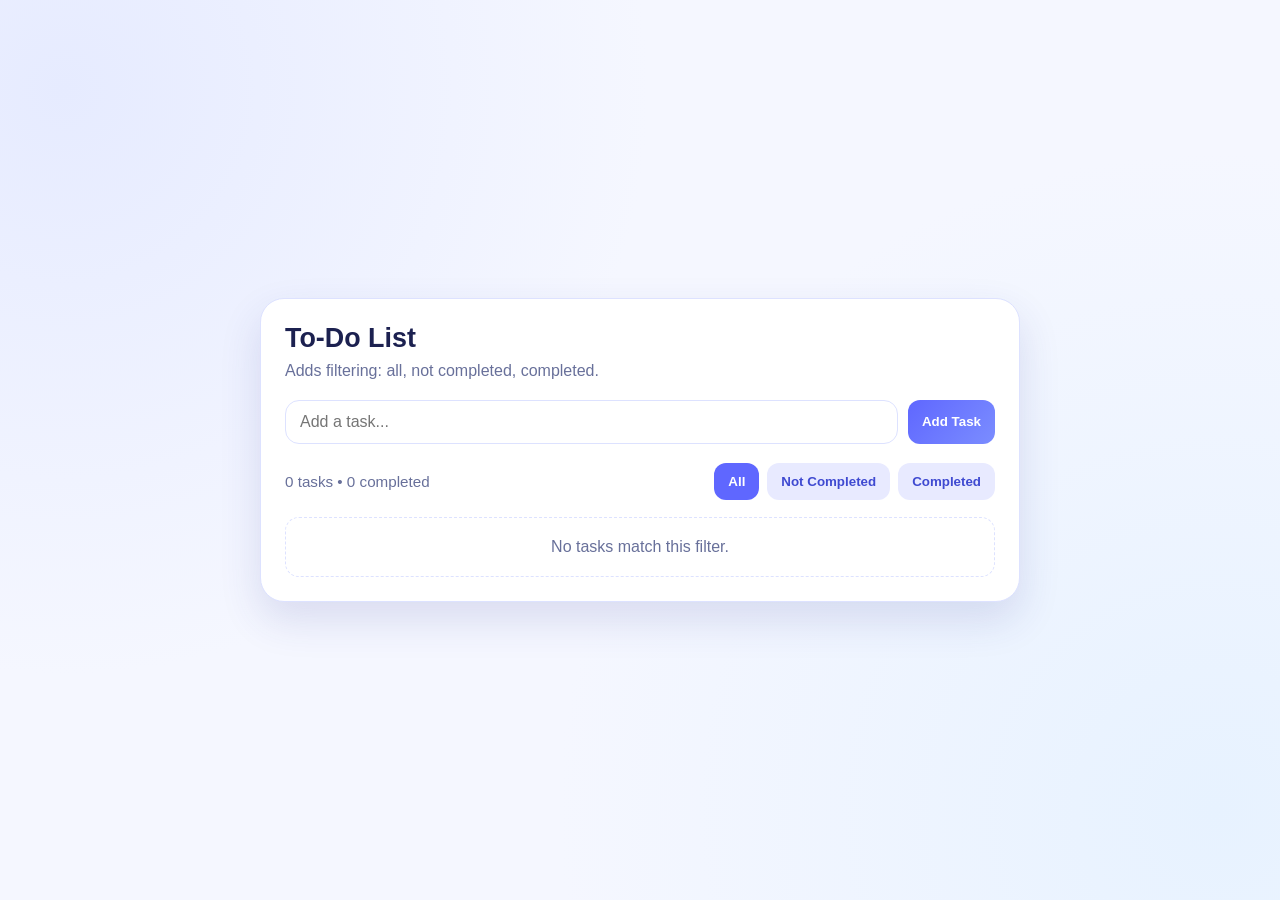
<file: Core-features/index.html>
<!DOCTYPE html>
<html lang="en">
<head>
  <meta charset="UTF-8" />
  <meta name="viewport" content="width=device-width, initial-scale=1.0" />
  <title>To-Do | Core Features</title>
  <link rel="stylesheet" href="style.css" />
</head>
<body>
  <main class="app">
    <h1>To-Do List </h1>
    <p class="subtitle">Adds filtering: all, not completed, completed.</p>

    <form id="todoForm" class="input-row">
      <input id="todoInput" type="text" placeholder="Add a task..." autocomplete="off" />
      <button class="add-btn" type="submit">Add Task</button>
    </form>

    <section class="toolbar">
      <p class="count" id="taskCount">0 tasks</p>
      <div class="filters">
        <button class="filter-btn active" data-filter="all" type="button">All</button>
        <button class="filter-btn" data-filter="active" type="button">Not Completed</button>
        <button class="filter-btn" data-filter="completed" type="button">Completed</button>
      </div>
    </section>

    <ul id="todoList"></ul>
    <p class="empty" id="emptyState">No tasks match this filter.</p>
  </main>

  <script src="script.js"></script>
</body>
</html>
</file>
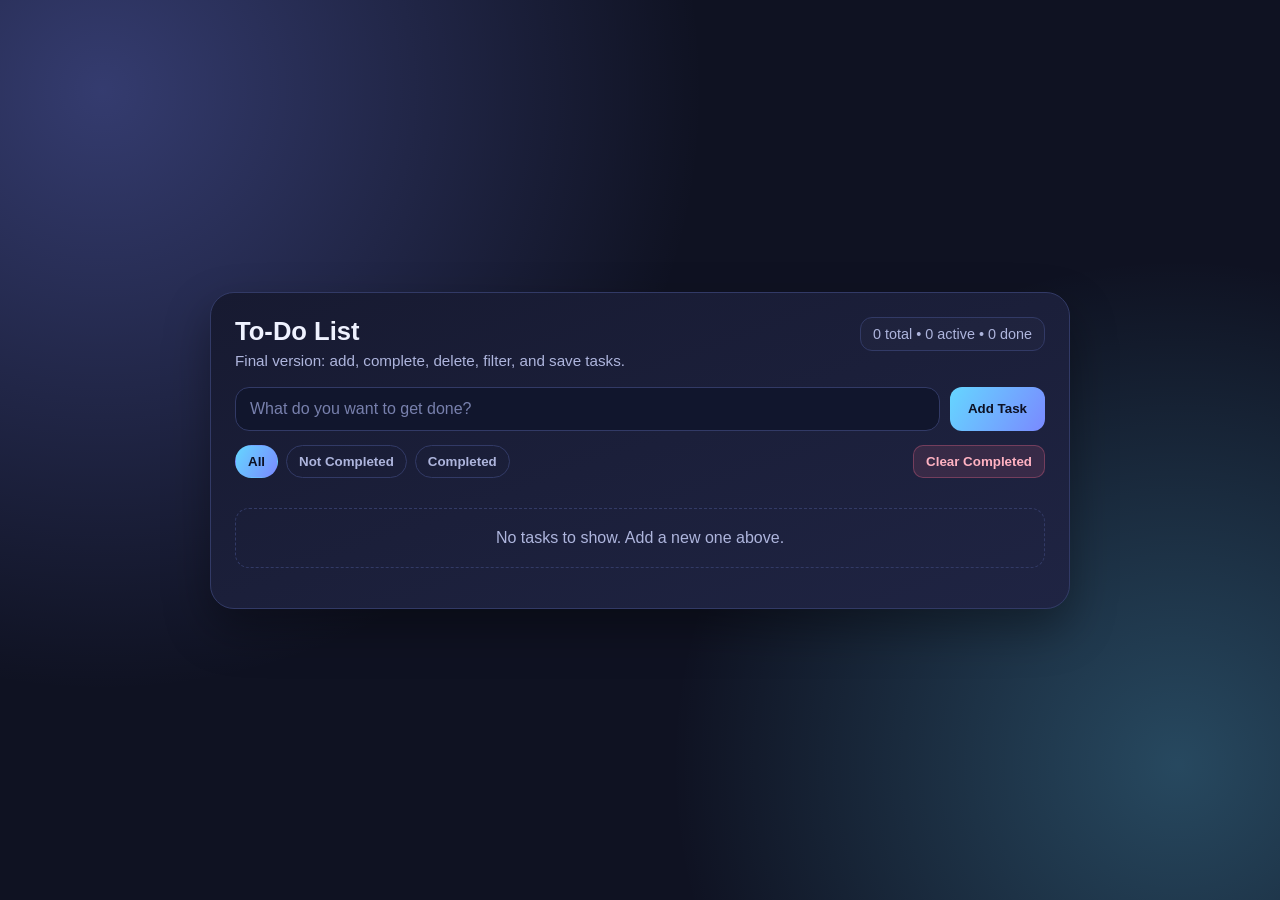
<file: Polished/index.html>
<!DOCTYPE html>
<html lang="en">
<head>
  <meta charset="UTF-8" />
  <meta name="viewport" content="width=device-width, initial-scale=1.0" />
  <title>Polished Todo</title>
  <link rel="stylesheet" href="./style.css" />
</head>
<body>
  <main class="app">
    <div class="header">
      <div>
        <h1>To-Do List</h1>
        <p class="subtitle">Final version: add, complete, delete, filter, and save tasks.</p>
      </div>
      <div id="stats" class="stats">0 total • 0 active • 0 done</div>
    </div>

    <form id="todoForm" class="input-row">
      <input id="todoInput" type="text" placeholder="What do you want to get done?" autocomplete="off" />
      <button class="add-btn" type="submit">Add Task</button>
    </form>

    <div class="toolbar">
      <div class="filters">
        <button type="button" class="filter-btn active" data-filter="all">All</button>
        <button type="button" class="filter-btn" data-filter="active">Not Completed</button>
        <button type="button" class="filter-btn" data-filter="completed">Completed</button>
      </div>
      <button id="clearCompletedBtn" type="button" class="clear-btn">Clear Completed</button>
    </div>

    <ul id="todoList"></ul>
    <p id="emptyState" class="empty">No tasks to show. Add a new one above.</p>
  </main>

  <script src="./script.js"></script>
</body>
</html>
</file>
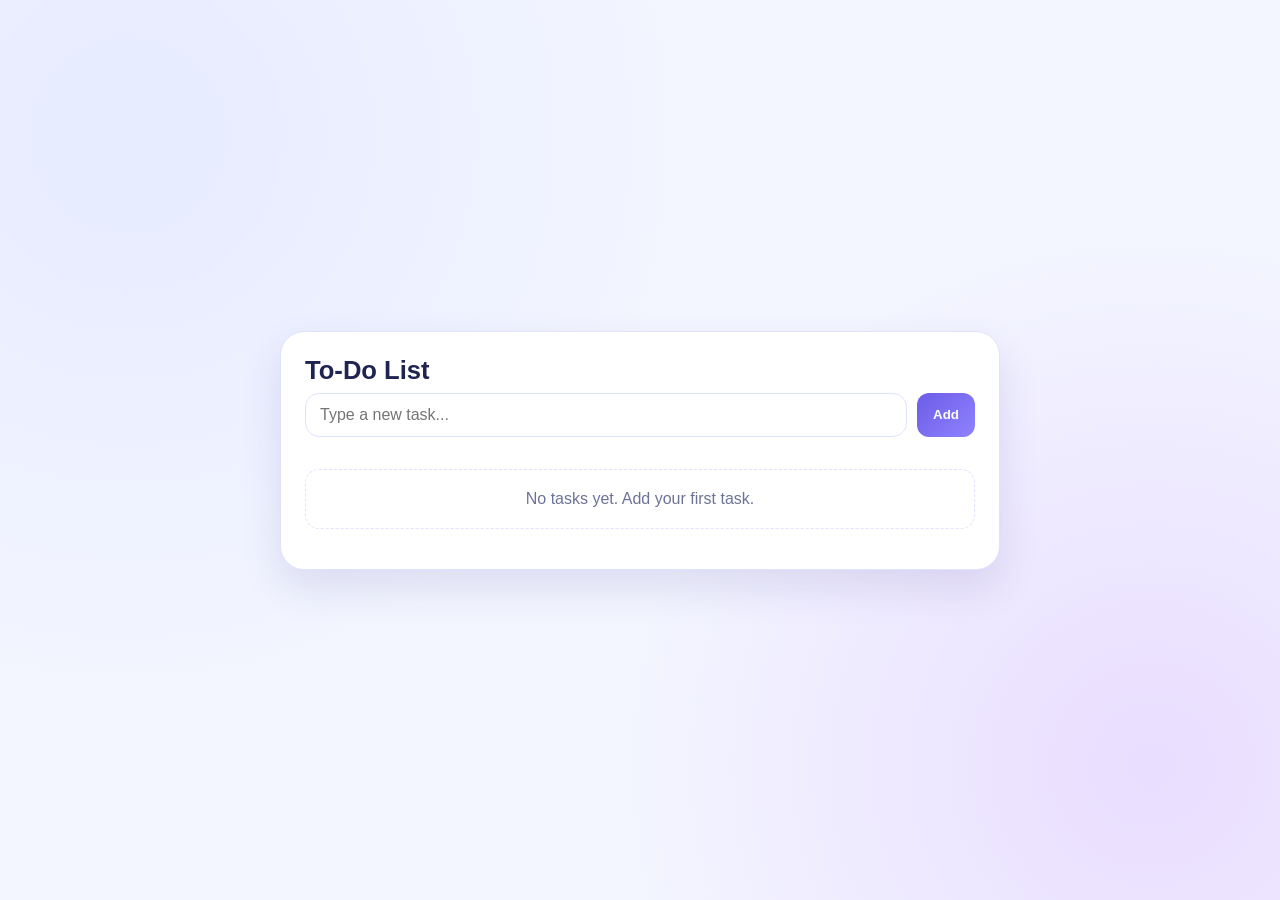
<file: Prototype/index.html>
<!DOCTYPE html>
<html lang="en">
<head>
  <meta charset="UTF-8" />
  <meta name="viewport" content="width=device-width, initial-scale=1.0" />
  <title>To-Do Prototype</title>
  <link rel="stylesheet" href="./style.css" />
</head>
<body>
  <main class="app">
    <h1>To-Do List</h1>

    <form id="todoForm" class="input-row">
      <input id="todoInput" type="text" placeholder="Type a new task..." autocomplete="off" />
      <button class="add-btn" type="submit">Add</button>
    </form>

    <ul id="todoList"></ul>
    <p id="emptyState" class="empty">No tasks yet. Add your first task.</p>
  </main>

  <script src="./script.js"></script>
</body>
</html>
</file>
<file: Core-features/style.css>
:root {
  --bg: #f5f7ff;
  --panel: #ffffff;
  --text: #1c2150;
  --muted: #68709a;
  --accent: #5f67ff;
  --accent-soft: #e8eaff;
  --danger: #ff4c73;
  --border: #dde2ff;
  --shadow: 0 18px 42px rgba(49, 57, 148, 0.14);
}

* {
  box-sizing: border-box;
}

body {
  margin: 0;
  min-height: 100vh;
  display: grid;
  place-items: center;
  padding: 24px;
  font-family: Inter, Segoe UI, Arial, sans-serif;
  background:
    radial-gradient(circle at 5% 10%, #e6ebff 0, transparent 40%),
    radial-gradient(circle at 95% 90%, #e7f2ff 0, transparent 45%),
    var(--bg);
  color: var(--text);
}

.app {
  width: min(760px, 100%);
  background: var(--panel);
  border: 1px solid var(--border);
  border-radius: 24px;
  box-shadow: var(--shadow);
  padding: 24px;
}

h1 {
  margin: 0;
  font-size: clamp(1.4rem, 2.1vw, 1.9rem);
}

.subtitle {
  margin: 8px 0 20px;
  color: var(--muted);
}

.input-row {
  display: grid;
  grid-template-columns: 1fr auto;
  gap: 10px;
  margin-bottom: 14px;
}

input {
  border: 1px solid var(--border);
  border-radius: 14px;
  padding: 12px 14px;
  font-size: 1rem;
  outline: none;
}

input:focus {
  border-color: var(--accent);
  box-shadow: 0 0 0 3px rgba(95, 103, 255, 0.14);
}

button {
  border: 0;
  border-radius: 12px;
  padding: 11px 14px;
  font-weight: 600;
  cursor: pointer;
}

.add-btn {
  color: #fff;
  background: linear-gradient(130deg, #5f67ff, #7b8dff);
}

.toolbar {
  display: flex;
  flex-wrap: wrap;
  align-items: center;
  justify-content: space-between;
  gap: 10px;
  margin-bottom: 12px;
}

.count {
  color: var(--muted);
  font-size: 0.95rem;
}

.filters {
  display: flex;
  gap: 8px;
  flex-wrap: wrap;
}

.filter-btn {
  background: var(--accent-soft);
  color: #3f4ad1;
}

.filter-btn.active {
  background: var(--accent);
  color: #fff;
}

ul {
  list-style: none;
  margin: 0;
  padding: 0;
  display: grid;
  gap: 10px;
}

.task {
  border: 1px solid var(--border);
  border-radius: 14px;
  background: #fcfcff;
  padding: 12px;
  display: grid;
  gap: 10px;
  align-items: center;
  grid-template-columns: auto 1fr auto;
}

.task.completed .task-text {
  text-decoration: line-through;
  color: #8d93ba;
}

.task-text {
  word-break: break-word;
}

.delete-btn {
  background: #ffe8ee;
  color: var(--danger);
  padding: 8px 12px;
}

.empty {
  margin: 0;
  text-align: center;
  color: var(--muted);
  border: 1px dashed var(--border);
  border-radius: 14px;
  padding: 20px;
}
</file>
<file: Polished/style.css>
:root {
  --bg: #0f1222;
  --panel: #171a31;
  --panel-2: #1f2443;
  --text: #eff2ff;
  --muted: #aeb5dd;
  --accent: #65d6ff;
  --accent-2: #7a89ff;
  --danger: #ff6f8f;
  --success: #57d7a7;
  --border: #323a66;
  --shadow: 0 20px 45px rgba(0, 0, 0, 0.35);
}

* {
  box-sizing: border-box;
}

body {
  margin: 0;
  min-height: 100vh;
  display: grid;
  place-items: center;
  padding: 24px;
  font-family: Inter, Segoe UI, Arial, sans-serif;
  color: var(--text);
  background:
    radial-gradient(circle at 8% 10%, rgba(122, 137, 255, 0.35) 0, transparent 42%),
    radial-gradient(circle at 92% 85%, rgba(101, 214, 255, 0.28) 0, transparent 36%),
    var(--bg);
}

.app {
  width: min(860px, 100%);
  background: linear-gradient(160deg, var(--panel), var(--panel-2));
  border: 1px solid var(--border);
  border-radius: 24px;
  padding: 24px;
  box-shadow: var(--shadow);
}

.header {
  display: flex;
  justify-content: space-between;
  align-items: flex-start;
  gap: 12px;
  margin-bottom: 18px;
  flex-wrap: wrap;
}

h1 {
  margin: 0;
  font-size: clamp(1.45rem, 2vw, 2rem);
}

.subtitle {
  margin: 6px 0 0;
  color: var(--muted);
  font-size: 0.95rem;
}

.stats {
  padding: 8px 12px;
  border: 1px solid var(--border);
  border-radius: 12px;
  background: rgba(255, 255, 255, 0.02);
  color: var(--muted);
  font-size: 0.9rem;
  min-width: 150px;
  text-align: right;
}

.input-row {
  display: grid;
  grid-template-columns: 1fr auto;
  gap: 10px;
  margin-bottom: 14px;
}

input[type="text"] {
  border: 1px solid var(--border);
  border-radius: 14px;
  padding: 12px 14px;
  background: #11162d;
  color: var(--text);
  font-size: 1rem;
  outline: none;
}

input[type="text"]::placeholder {
  color: #7880ad;
}

input[type="text"]:focus {
  border-color: var(--accent);
  box-shadow: 0 0 0 3px rgba(101, 214, 255, 0.2);
}

button {
  border: none;
  cursor: pointer;
  font-weight: 600;
  transition: transform 0.15s ease, opacity 0.15s ease;
}

button:active {
  transform: translateY(1px);
}

.add-btn {
  border-radius: 12px;
  padding: 12px 18px;
  color: #0d1124;
  background: linear-gradient(120deg, var(--accent), var(--accent-2));
}

.toolbar {
  display: flex;
  justify-content: space-between;
  gap: 12px;
  align-items: center;
  flex-wrap: wrap;
  margin-bottom: 14px;
}

.filters {
  display: flex;
  gap: 8px;
  flex-wrap: wrap;
}

.filter-btn {
  border-radius: 999px;
  border: 1px solid var(--border);
  background: transparent;
  color: var(--muted);
  padding: 8px 12px;
}

.filter-btn.active {
  color: #0d1124;
  border-color: transparent;
  background: linear-gradient(120deg, var(--accent), var(--accent-2));
}

.clear-btn {
  border-radius: 10px;
  padding: 8px 12px;
  background: rgba(255, 111, 143, 0.12);
  color: #ffb2c2;
  border: 1px solid rgba(255, 111, 143, 0.3);
}

ul {
  list-style: none;
  margin: 0;
  padding: 0;
  display: grid;
  gap: 10px;
}

.task {
  border: 1px solid var(--border);
  border-radius: 14px;
  padding: 12px;
  display: grid;
  grid-template-columns: auto 1fr auto;
  gap: 10px;
  align-items: center;
  background: #121730;
}

.task.completed {
  border-color: rgba(87, 215, 167, 0.35);
  background: rgba(87, 215, 167, 0.08);
}

.task-text {
  word-break: break-word;
  line-height: 1.4;
}

.task.completed .task-text {
  color: #8f96c2;
  text-decoration: line-through;
}

.delete-btn {
  border-radius: 10px;
  padding: 8px 10px;
  background: rgba(255, 111, 143, 0.14);
  color: #ffb5c5;
  border: 1px solid rgba(255, 111, 143, 0.35);
}

.empty {
  border: 1px dashed var(--border);
  border-radius: 14px;
  padding: 20px;
  text-align: center;
  color: var(--muted);
}
</file>
<file: Prototype/style.css>
:root {
  --bg: #f3f5ff;
  --panel: #ffffff;
  --text: #1f2550;
  --muted: #6d7397;
  --accent: #6c5ce7;
  --accent-2: #8f83ff;
  --danger: #ff4f74;
  --border: #dfe3ff;
}

* {
  box-sizing: border-box;
}

body {
  margin: 0;
  min-height: 100vh;
  display: grid;
  place-items: center;
  font-family: Inter, Segoe UI, Arial, sans-serif;
  background:
    radial-gradient(circle at 10% 15%, #e6ebff 0, transparent 40%),
    radial-gradient(circle at 90% 85%, #e9ddff 0, transparent 38%),
    var(--bg);
  color: var(--text);
  padding: 24px;
}

.app {
  width: min(720px, 100%);
  background: var(--panel);
  border: 1px solid var(--border);
  border-radius: 24px;
  padding: 24px;
  box-shadow: 0 18px 40px rgba(58, 53, 128, 0.12);
}

h1 {
  margin: 0 0 8px;
  font-size: clamp(1.4rem, 2vw, 1.8rem);
}

.subtitle {
  margin: 0 0 20px;
  color: var(--muted);
}

.input-row {
  display: grid;
  grid-template-columns: 1fr auto;
  gap: 10px;
  margin-bottom: 16px;
}

input {
  border: 1px solid var(--border);
  border-radius: 14px;
  padding: 12px 14px;
  font-size: 1rem;
  outline: none;
}

input:focus {
  border-color: var(--accent-2);
  box-shadow: 0 0 0 3px rgba(108, 92, 231, 0.12);
}

button {
  border: 0;
  cursor: pointer;
  border-radius: 12px;
  padding: 12px 16px;
  font-weight: 600;
}

.add-btn {
  background: linear-gradient(135deg, var(--accent), var(--accent-2));
  color: #fff;
}

ul {
  list-style: none;
  margin: 0;
  padding: 0;
  display: grid;
  gap: 10px;
}

.task {
  border: 1px solid var(--border);
  border-radius: 14px;
  padding: 12px;
  display: grid;
  grid-template-columns: auto 1fr auto;
  align-items: center;
  gap: 10px;
  background: #fbfbff;
}

.task.completed .task-text {
  color: #8a8fb2;
  text-decoration: line-through;
}

.task-text {
  word-break: break-word;
}

.delete-btn {
  background: #ffe9ee;
  color: var(--danger);
  padding: 8px 12px;
}

.empty {
  text-align: center;
  color: var(--muted);
  border: 1px dashed var(--border);
  border-radius: 14px;
  padding: 20px;
}
</file>
